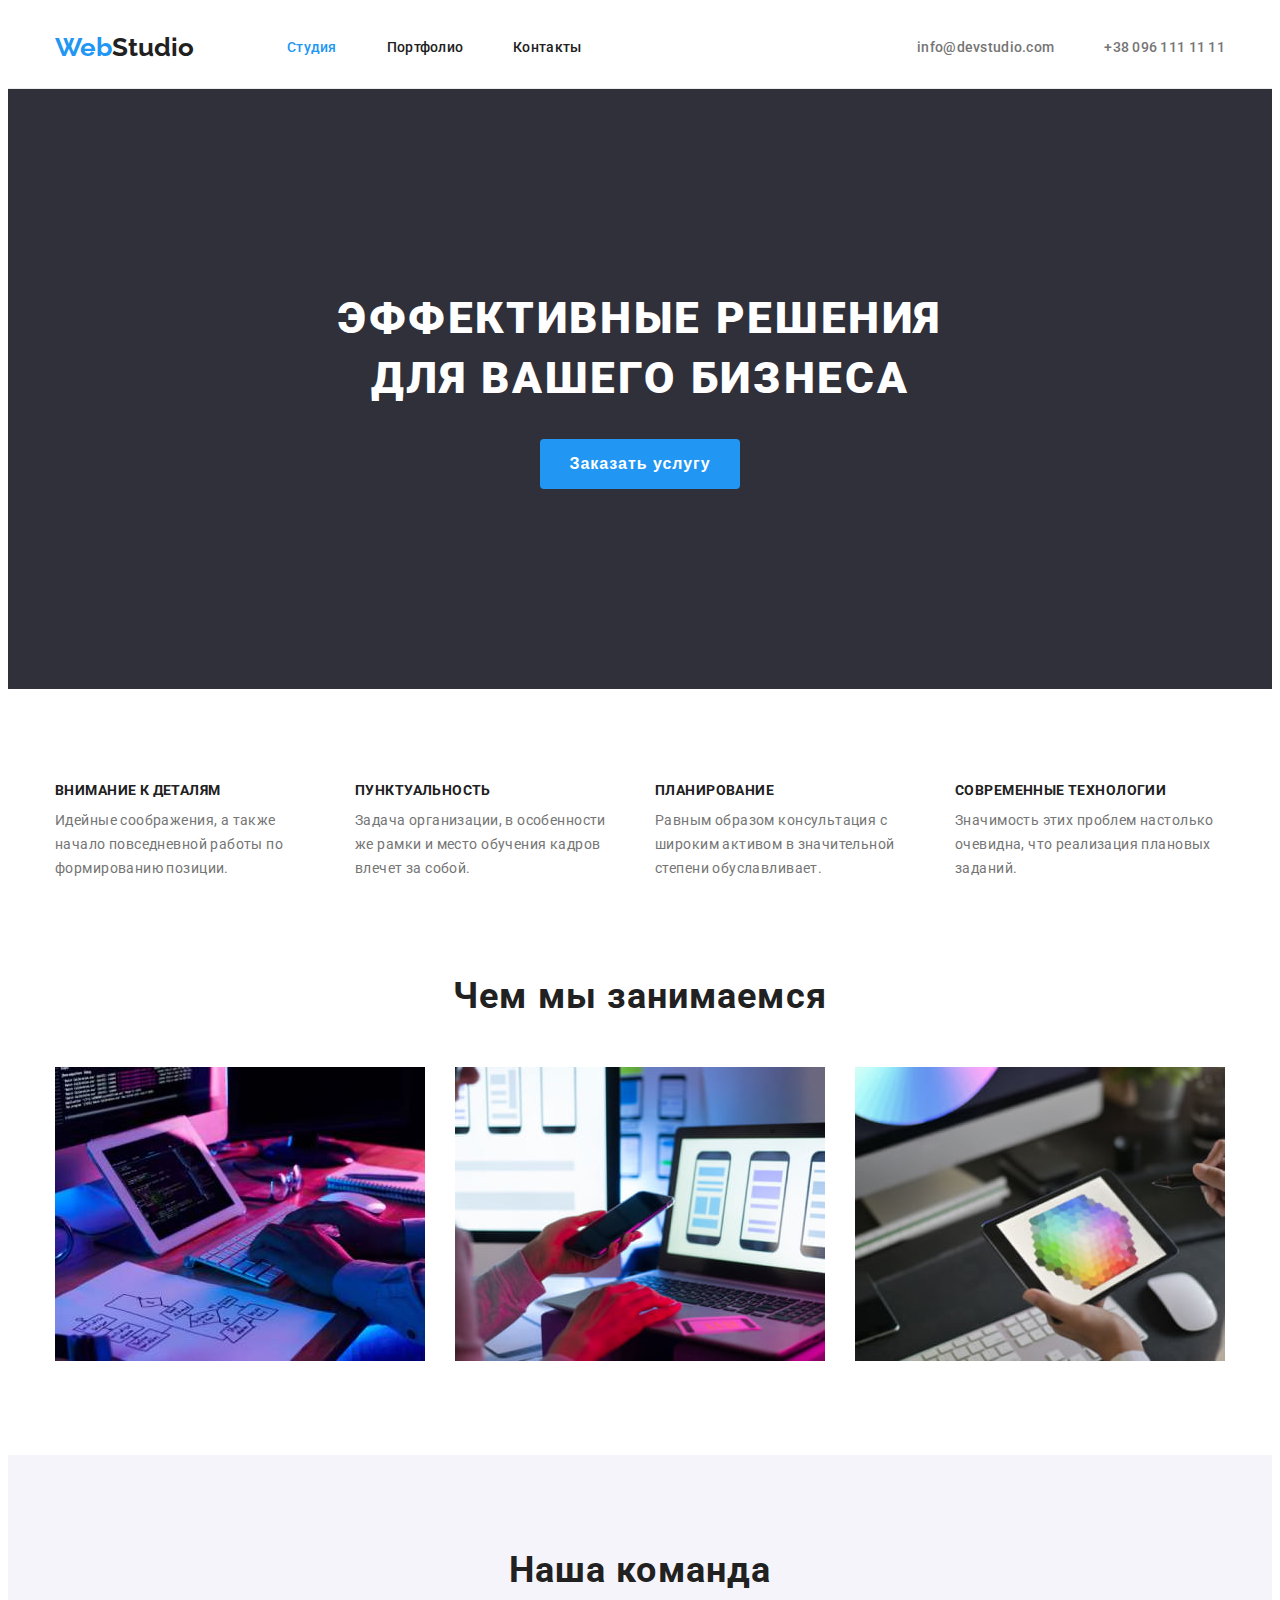
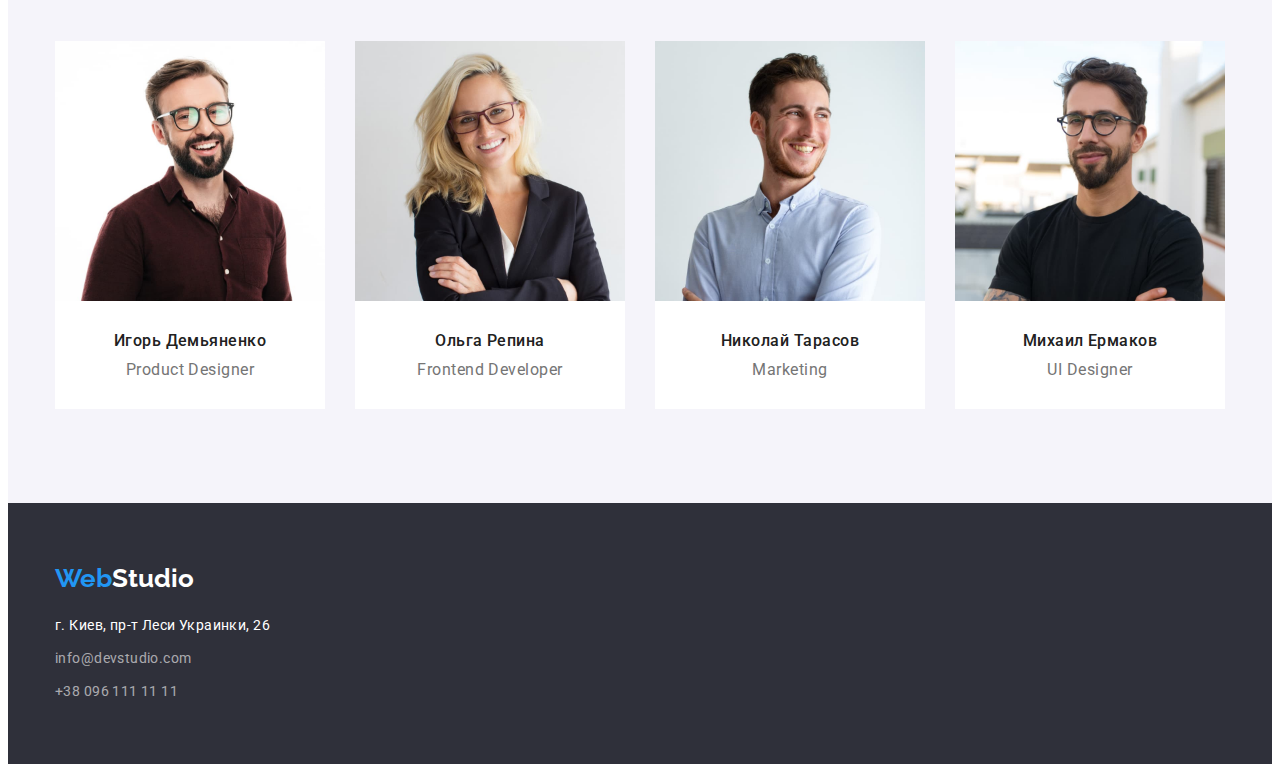
<file: index.html>
<!DOCTYPE html>
<html lang="ru">
  <head>
    <meta charset="UTF-8" />
    <meta http-equiv="X-UA-Compatible" content="IE=edge" />
    <meta name="viewport" content="width=device-width, initial-scale=1.0" />
    <title>WebStudio</title>
    <link rel="preconnect" href="https://fonts.googleapis.com" />
    <link rel="preconnect" href="https://fonts.gstatic.com" crossorigin />
    <link
      href="https://fonts.googleapis.com/css2?family=Raleway:wght@700&family=Roboto:wght@400;500;700;900&display=swap"
      rel="stylesheet"
    />
    <link
      rel="stylesheet"
      href="https://cdnjs.cloudflare.com/ajax/libs/modern-normalize/1.1.0/modern-normalize.min.css"
      integrity="sha512-wpPYUAdjBVSE4KJnH1VR1HeZfpl1ub8YT/NKx4PuQ5NmX2tKuGu6U/JRp5y+Y8XG2tV+wKQpNHVUX03MfMFn9Q=="
      crossorigin="anonymous"
      referrerpolicy="no-referrer"
    />
    <link rel="stylesheet" href="./css/styles.css" />
  </head>
  <body>
      <!--HEADER-->
  
  <header class="header">
    <div class="conteiner header-container"> 
      <nav class="header-navigation">
        <a href="/" class="logo link"
          >Web<span class="header-logo-accent">Studio</span></a
        >

        <ul class="header-nav">
          <li class="header-item">
            <a class="header-nav-link link header-nav-activ" href="">Студия</a>
          </li>
          <li class="header-item">
            <a
              class="header-nav-link link"
              href="./portfolio.html"
              target="_self"
              >Портфолио</a
            >
          </li>
          <li class="header-item"><a class="header-nav-link link" href="">Контакты</a></li>
        </ul>
      </nav>
      <!-- Авторизация -->
      
      <ul class="header-contact">
        <li class="header-contact-item">
          <a class="header-contact-link link" href="mailto:info@devstudio.com"
            >info@devstudio.com</a
          >
        </li>
        <li class="header-contact-item">
          <a class="header-contact-link link" href="tel:+380961111111"
            >+38 096 111 11 11</a
          >
        </li>
      </ul>
    
    </div>
  </header>
  

    <main>
      <!-- Эффективные решения для вашего бизнеса-->
     
      <section class="hero">
       <div class="conteiner">
        <h1 class="hero-title section-title">
          Эффективные решения <br />
          для вашего бизнеса
        </h1>
        <button class="hero-button" type="button">Заказать услугу</button>
      </div>
      </section>
     

      <!--benefits Внимание к деталям\Пунктуальность\Планирование\Современные технологии
        Наши преимущества\-->
       <section class="section"> <!--benefits-->
        <div class="conteiner">
        <!--Скрыла название заголовка секции с помощью hidden-->
        <h2 class="visually-hidden">Наши преимущества</h2>

        <ul class="benefits-list">
          <li class="benefits-item">
            <h3 class="benefits-title">Внимание к деталям</h3>
            <p class="benefits-text">
              Идейные соображения, а также начало повседневной работы по
              формированию позиции.
            </p>
          </li>
          <li class="benefits-item">
            <h3 class="benefits-title">Пунктуальность</h3>
            <p class="benefits-text">
              Задача организации, в особенности же рамки и место обучения кадров
              влечет за собой.
            </p>
          </li>
          <li class="benefits-item">
            <h3 class="benefits-title">Планирование</h3>
            <p class="benefits-text">
              Равным образом консультация с широким активом в значительной
              степени обуславливает.
            </p>
          </li>
          <li class="benefits-item">
            <h3 class="benefits-title">Современные технологии</h3>
            <p class="benefits-text">
              Значимость этих проблем настолько очевидна, что реализация
              плановых заданий.
            </p>
          </li>
        </ul>
      </div>
      </section>

      <!--Чем мы занимаемся-->
      <section class="section work">
        <div class="conteiner">
         <h2 class="work-title section-title">Чем мы занимаемся</h2>
         <ul class="work-list">
          <li class="work-item">
            <img
              src="./images/sevicepc.jpg"
              alt="Использование современной компьютерной техники"
              width="370"
            />
          </li>
          <li class="work-item">
            <img
              src="./images/servicetlf.jpg"
              alt="Использование современного телефона для рассылки сообщений через компьютер"
              width="370"
            />
          </li>
          <li class="work-item">
            <img
              src="./images/servicecolors.jpg"
              alt="Круг с цветовым спектром"
              width="370"
            />
          </li>
         </ul>
      </div>
      </section>

      <!--Наша команда-->
      <section class="section employees">
        <div class="conteiner">
         <h2 class="employees-title">Наша команда</h2>

         <ul class="employees-list">
          <li class="employees-item">
            <img class="employees-img"
              src="./images/igorproductdesigner.jpg"
              alt="Изображен Игорь Демьяненко, дизайнер, брюнет с бородой в корчневой рубашке и очках"
              width="270"
            />
            <div class="employees-img-name">
              <h3 class="employees-name">Игорь Демьяненко</h3>
              <p class="employees-position">Product Designer</p>
            </div>
          </li>

          <li class="employees-item">
            <img class="employees-img"
              src="./images/olgafrontenddeveloper.jpg"
              alt="Изображена Ольга Репина, фронтенд-разработчик, блондинка в очках"
              width="270"
            />
            <div class="employees-img-name">
              <h3 class="employees-name">Ольга Репина</h3>
              <p class="employees-position">Frontend Developer</p>
            </div>

          </li>
          <li class="employees-item">
            <img class="employees-img"
              src="./images/nikolaymarketing.jpg"
              alt="Изображен Николай Тарасов, сотрудник отдела маркетинга, молодой человек с бородой в белой рубашке"
              width="270"
            />
            <div class="employees-img-name">
              <h3 class="employees-name">Николай Тарасов</h3>
              <p class="employees-position">Marketing</p>
            </div>

          </li>
          <li class="employees-item">
            <img class="employees-img"
              src="./images/michaildesigner.jpg"
              alt="Изображен Михаил Ермаков, дизайнер, молодой человек с бородой в черной футболке"
              width="270"
            />
            <div class="employees-img-name">
              <h3 class="employees-name">Михаил Ермаков</h3>
              <p class="employees-position">UI Designer</p>
            </div>
          </li>
         </ul>
        </div>
      </section>
    </main>

    <!--FOOTER-->
    <footer class="footer">
      <div class="conteiner">
       <a class="link footer-logo" href="/"
        >Web<span class="footer-logo-accent">Studio</span></a
       >

        <address class="footer-addr">
          <ul class="footer-addr-list">
            <li class="footer-item">
              <a
              class="footer-addr-link link"
              href="https://goo.gl/maps/nk7uNHykZLFtEG5r5"
              target="_blank"
              >г. Киев, пр-т Леси Украинки, 26</a
              >
            </li>
            <li class="footer-item">
              <a class="footer-mail-link link" href="mailto:info@devstudio.com"
                >info@devstudio.com</a
              >
            </li>
            <li class="footer-item">
              <a class="footer-phone-link link" href="tel:+380961111111"
              >+38 096 111 11 11</a
              >
            </li>
          </ul>
        </address>
      </div>
    </footer>
   
  </body>
</html>
</file>
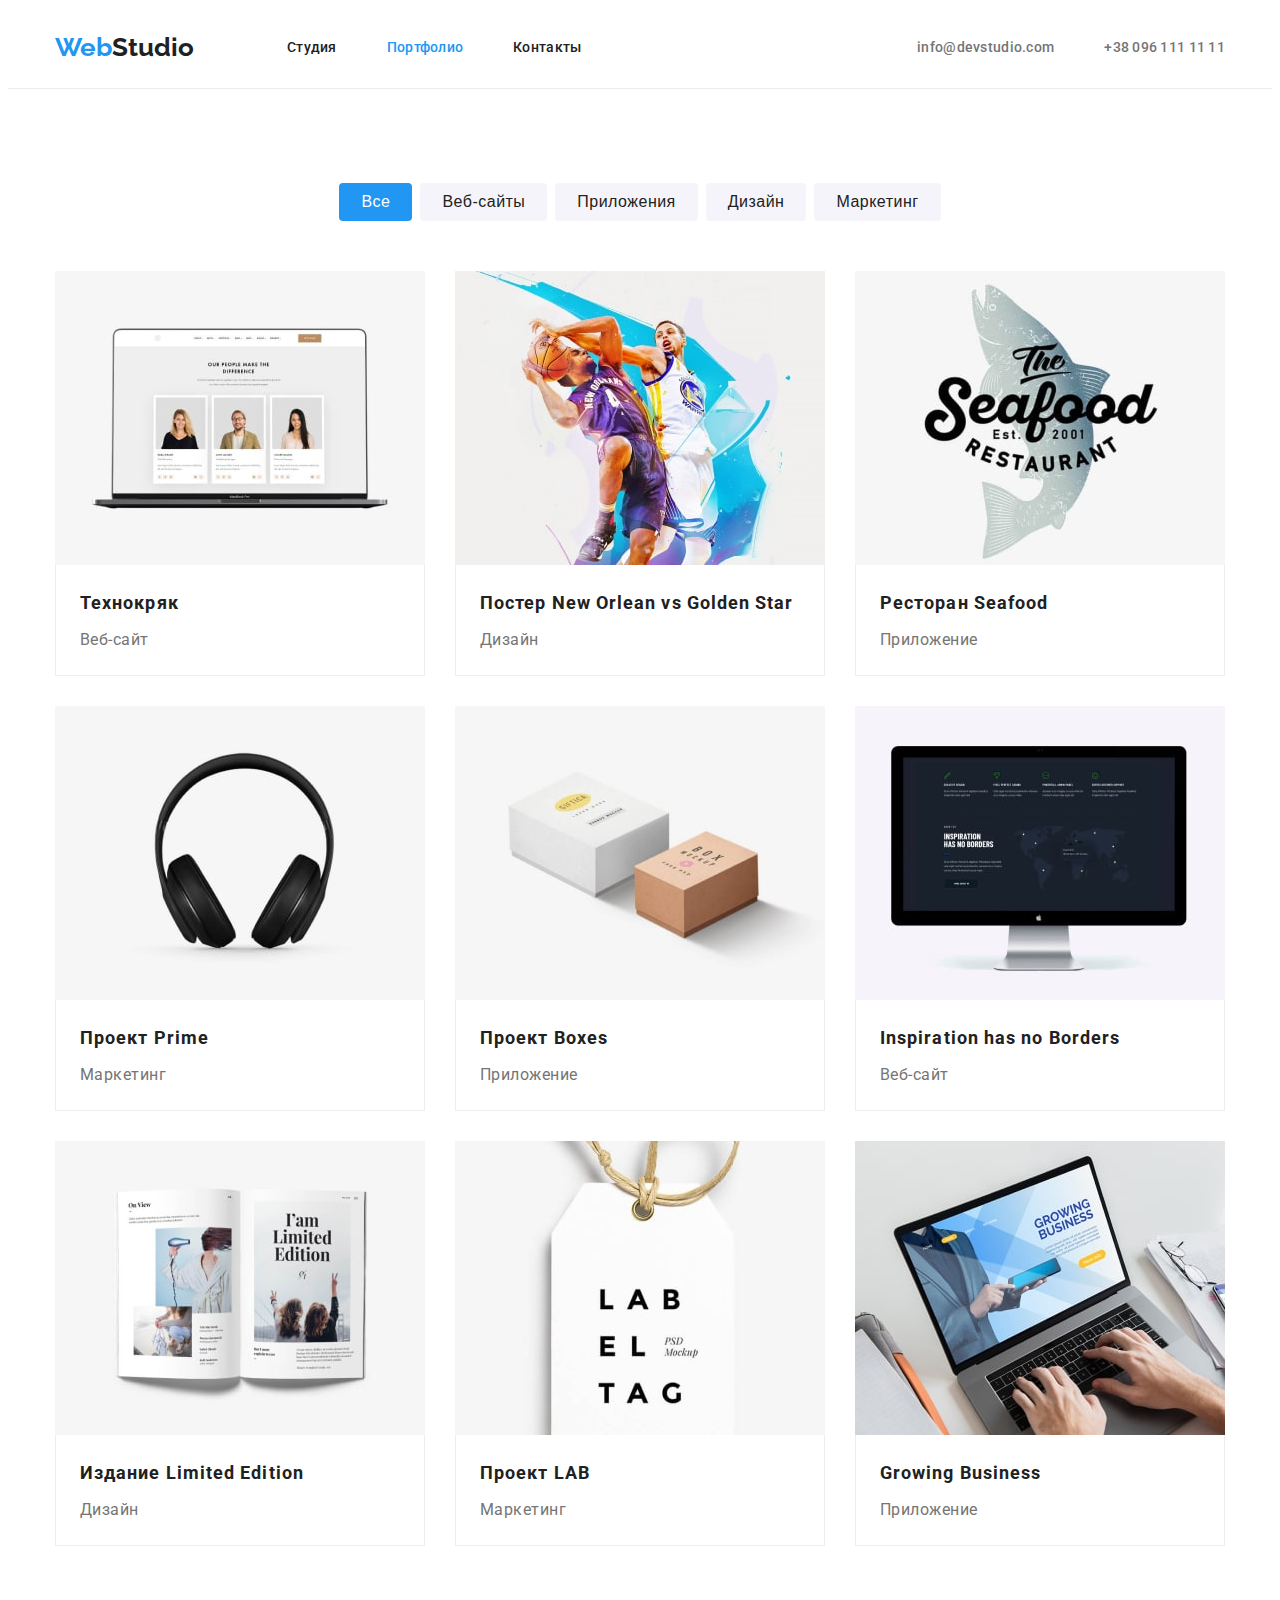
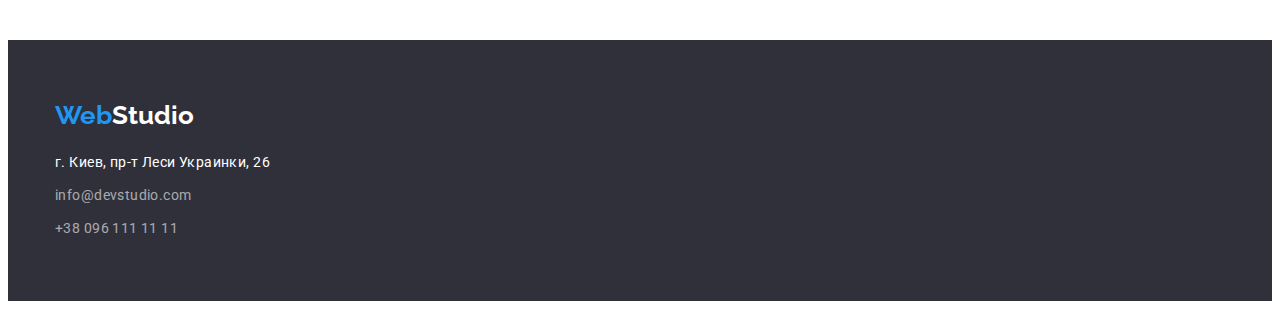
<file: portfolio.html>
<!DOCTYPE html>
<html lang="ru">
  <head>
    <meta charset="UTF-8" />
    <meta http-equiv="X-UA-Compatible" content="IE=edge" />
    <meta name="viewport" content="width=device-width, initial-scale=1.0" />
    <title>WebStudio</title>
    <link rel="preconnect" href="https://fonts.googleapis.com" />
    <link rel="preconnect" href="https://fonts.gstatic.com" crossorigin />
    <link
      href="https://fonts.googleapis.com/css2?family=Raleway:wght@700&family=Roboto:wght@400;500;700;900&display=swap"
      rel="stylesheet"
    />
    <link
      rel="stylesheet"
      href="https://cdnjs.cloudflare.com/ajax/libs/modern-normalize/1.1.0/modern-normalize.min.css"
      integrity="sha512-wpPYUAdjBVSE4KJnH1VR1HeZfpl1ub8YT/NKx4PuQ5NmX2tKuGu6U/JRp5y+Y8XG2tV+wKQpNHVUX03MfMFn9Q=="
      crossorigin="anonymous"
      referrerpolicy="no-referrer"
    />
    <link rel="stylesheet" href="./css/styles.css" />
  </head>
  <body>
    <!--HEADER-->
    <header class="header">
      <div class="conteiner header-container"> 
        <nav class="header-navigation">
          <a href="/" class="logo link"
            >Web<span class="header-logo-accent">Studio</span></a
          >
  
          <ul class="header-nav">
            <li class="header-item">
              <a class="header-nav-link link" href="./index.html">Студия</a>
            </li>
            <li class="header-item">
              <a
                class="header-nav-link link header-nav-activ"
                href=""
                target="_self"
                >Портфолио</a
              >
            </li>
            <li class="header-item"><a class="header-nav-link link" href="">Контакты</a></li>
          </ul>
        </nav>
        <!-- Авторизация -->
        
        <ul class="header-contact">
          <li class="header-contact-item">
            <a class="header-contact-link link" href="mailto:info@devstudio.com"
              >info@devstudio.com</a
            >
          </li>
          <li class="header-contact-item">
            <a class="header-contact-link link" href="tel:+380961111111"
              >+38 096 111 11 11</a
            >
          </li>
        </ul>
      
      </div>
    </header>

    <main>
      <section class="section">
        <div class="conteiner">

        <!--Скрыла название заголовка секции с помощью hidden-->
        <h1 class="visually-hidden">Примеры наших работ</h1>
        <ul class="portfolio-list">
          <li class="portfolio-item"><button class="portfolio-button button-active" type="button">Все</button></li>
          <li class="portfolio-item">
            <button class="portfolio-button" type="button">Веб-сайты</button>
          </li>
          <li class="portfolio-item">
            <button class="portfolio-button" type="button">Приложения</button>
          </li>
          <li class="portfolio-item">
            <button class="portfolio-button" type="button">Дизайн</button>
          </li>
          <li class="portfolio-item">
            <button class="portfolio-button" type="button">Маркетинг</button>
          </li>
        </ul>
        <!--КАРТОЧКИ-->

        <ul class="cards">
          <!--Портфолио Карточка 1 Ноутбук-->
          <li class="cards-item">
            <a class="cards-link link" href=""
              ><img
                src="./images/portfferst.jpg"
                alt="Открытый ноутбук с тремя картинками людей"
                width="370"
              />
              <div class="cards-sign">
                <h2 class="cards-headline">Технокряк</h2>
                <p class="cards-text">Веб-сайт</p>
              </div>
            </a>
          </li>
          <!--Портфолио Карточка 2 Баскетбол-->
          <li class="cards-item">
            <a class="cards-link link" href=""
              ><img
                src="./images/portfbasket.jpg"
                alt="Два баскетболиста в прыжке с мячом"
                width="370"
              />
              <div class="cards-sign">
                <h2 class="cards-headline">
                  Постер <span lang="en">New Orlean vs Golden Star</span>
                </h2>
                <p class="cards-text">Дизайн</p>
              </div>
            </a>
          </li>
          <!--Портфолио Карточка 3 Ресторан-->
          <li class="cards-item">
            <a class="cards-link link" href=""
              ><img
                src="./images/portfseafood.jpg"
                alt="Название ресторана на фоне акулы"
                width="370"
              />
              <div class="cards-sign">
                <h2 class="cards-headline">
                  Ресторан <span lang="en">Seafood</span>
                </h2>
                <p class="cards-text">Приложение</p>
              </div>
            </a>
          </li>
          <!--Портфолио Карточка 4 Наушники-->
          <li class="cards-item">
            <a class="cards-link link" href=""
              ><img
                src="./images/portfprime.jpg"
                alt="Черные большие наушники"
                width="370"
              />
              <div class="cards-sign">
                <h2 class="cards-headline">
                  Проект <span lang="en">Prime</span>
                </h2>
                <p class="cards-text">Маркетинг</p>
              </div>
            </a>
          </li>
          <!--Портфолио Карточка 5 Боксы-->
          <li class="cards-item">
            <a class="cards-link link" href=""
              ><img
                src="./images/portfboxes.jpg"
                alt="<Белый большой бокс и коричневый бокс поменьше>"
                width="370"
              />
              <div class="cards-sign">
                <h2 class="cards-headline">
                  Проект <span lang="en">Boxes</span>
                </h2>
                <p class="cards-text">Приложение</p>
              </div>
            </a>
          </li>
          <!--Портфолио Карточка 6 Моноблок-->
          <li class="cards-item">
            <a class="cards-link link" href=""
              ><img
                src="./images/portfinspiration.jpg"
                alt="<Большой моноблок с изображением карт на экране>"
                width="370"
              />
              <div class="cards-sign">
                <h2 class="cards-headline">
                  <span lang="en">Inspiration has no Borders</span>
                </h2>
                <p class="cards-text">Веб-сайт</p>
              </div>
            </a>
          </li>
          <!--Портфолио Карточка 7 Журнал-->
          <li class="cards-item">
            <a class="cards-link link" href=""
              ><img
                src="./images/portflimitededition.jpg"
                alt="Открытый глянцевый журнал"
                width="370"
              />
              <div class="cards-sign">
                <h2 class="cards-headline">
                  Издание <span lang="en">Limited Edition</span>
                </h2>
                <p class="cards-text">Дизайн</p>
              </div>
            </a>
          </li>
          <!--Портфолио Карточка 8 LAB-->
          <li class="cards-item">
            <a class="cards-link link" href=""
              ><img
                src="./images/portflab.jpg"
                alt="Бирка с рекламой"
                width="370"
              />
              <div class="cards-sign">
                <h2 class="cards-headline">Проект <span lang="en">LAB</span></h2>
              <p class="cards-text">Маркетинг</p>
              </div>
            </a> 
          </li>
          <!--Портфолио Карточка 9 Business-->
          <li class="cards-item">
            <a class="cards-link link" href=""
              ><img
                src="./images/portfbusiness.jpg"
                alt="Открытый ноутбук, на нем печатают"
                width="370"
              />
              <div class="cards-sign">
                <h2 class="cards-headline">
                  <span lang="en">Growing Business</span>
                </h2>
                <p class="cards-text">Приложение</p>
              </div>
            </a>
          </li>
        </ul>
      </div>
      </section>
    </main>

    <!--Футер-->
    <footer class="footer">
      <div class="conteiner">
       <a class="link footer-logo" href="/"
        >Web<span class="footer-logo-accent">Studio</span></a
       >

        <address class="footer-addr">
          <ul class="footer-addr-list">
            <li class="footer-item">
              <a
              class="footer-addr-link link"
              href="https://goo.gl/maps/nk7uNHykZLFtEG5r5"
              target="_blank"
              >г. Киев, пр-т Леси Украинки, 26</a
              >
            </li>
            <li class="footer-item">
              <a class="footer-mail-link link" href="mailto:info@devstudio.com"
                >info@devstudio.com</a
              >
            </li>
            <li class="footer-item">
              <a class="footer-phone-link link" href="tel:+380961111111"
              >+38 096 111 11 11</a
              >
            </li>
          </ul>
        </address>
      </div>
    </footer>
  </body>
</html>
</file>
<file: css/styles.css>
/*=====РАЗМЕТКА ДЛЯ INDEX.HTML========*/
:root {
  --main-title-color: #ffffff;
  --title-color: #212121;
  --text-color: #757575;
  --accent-color: #2196f3;
  --accent-button-color: #188ce8;
  --secondary-background-color: #2f303a;
  --other-background-color: #f5f4fa;
  --cards-border: #EEEEEE;
}
/* Глобальный border-box 
устанавливается для всех элементов и псевдоэлементов*/
*,
*::before,
*::after {
  box-sizing: border-box;
}

/* Обнуляю margins */
h1,
h2,
h3,
h4,
h5,
h6,
ul,
p {
  margin-top: 0;
  margin-bottom: 0;
}
ul {
  list-style: none;
  margin: 0;
  padding: 0;
}

img {
  display: block;
  max-width: 100%;
  height: auto;
}

/* скрыла заголовок в секции Наши преимущества*/
.visually-hidden {
  position: absolute;
  clip: rect(0 0 0 0);
  width: 1px;
  height: 1px;
  margin: -1px;
  border: 0;
  padding: 0;
  overflow: hidden;
}

/*список не маркированный*/
.list {
  display: flex;
  margin: 0;
  padding: 0;
  list-style: none;
}
/*ссылки без подчеркивания*/
.link {
  text-decoration: none;
}

body {
  font-family: Roboto, sans-serif;
  background-color: var(--main-title-color);
  color: var(--text-color);
  
}
 .conteiner {
  width: 1200px; 
  margin: 0 auto;
  padding: 0 15px;
 }
 .section {
  padding: 94px 0 94px 0;
 }
/*=====HEADER======*/
.header {
  /* линия в хедере */
  border-bottom: 1px solid #ECECEC; 
}
.header-container {
  display: flex; 
  align-items: center; 
}
/*Логотип в HEDER*/
.logo {
  min-height: 31px;
  margin-right: 93px;
  padding-top: 24px;
  padding-bottom: 25px;
  font-family: Raleway, sans-serif;
  font-weight: 700;
  font-size: 26px;
  line-height: 1.19;
  color: var(--accent-color);
}
.header-logo-accent {
  color: var(--title-color);
}

/*====Навигация в HEDER====*/
.header-navigation {
  display: flex;
  align-items: center;
}

.header-nav {
  display: flex;
}

 .header-item:not(:last-child) {
  margin-right: 50px;
}
/* ссылки на студия/контакты/портфолио */
.header-nav-link {
  display: block;
  padding-top: 32px;
  padding-bottom: 32px;
  font-size: 14px;
  font-weight: 500;
  line-height: 1.14;
  letter-spacing: 0.02em;
  color: var(--title-color);
}

.header-nav-link:hover,
.header-nav-link:focus {
  color: var(--accent-color);
}
/* Подсвечивает текущую страницу  */
.header-nav-activ {
  color: var(--accent-color);
}
/*АВТОРИЗАЦИЯ
Почта телефон в шапке*/
.header-contact {
  display: flex;
  margin-left: auto; 
}
/* хедер - ссылки на маил и телефон */
.header-contact-link {
  display: block; 
  padding-top: 32px;
  padding-bottom: 32px;
  font-size: 14px; 
  font-weight: 500;
  line-height: 1.14;
  font-style: normal;
  letter-spacing: 0.02em;
  color: var(--text-color);
}
.header-contact-item:not(:last-child) {
  margin-right: 50px;
}

.header-contact-link:hover,
.header-contact-link:focus {
  color: var(--accent-color);
}
/*======MAIN=====*/
/*Hero*/
.hero {
  padding-top: 200px;
  padding-bottom: 200px;
  text-align: center;
  background-color: var(--secondary-background-color);
}
.hero-title {
  width: 696px;
  height: 120px;
  margin: 0 auto 30px auto;
  font-weight: 900;
  font-size: 44px;
  line-height: 1.36;
  letter-spacing: 0.06em;
  text-transform: uppercase;
  text-align: center;
  color: var(--main-title-color);
}
.hero-button {
  display: inline-block;
  width: 200px;/* минимальная ширина кнопки, чб избежать переполнения*/
  min-height: 50px;
  border-radius: 4px;
  font-size: 16px;
  font-weight: 700;
  line-height: 1.88;
  letter-spacing: 0.06em;
  color: var(--main-title-color);
  background-color: var(--accent-color);
  cursor: pointer;
  border: transparent;
}
.hero-button:focus,
.hero-button:hover {
  background-color: var(--accent-button-color);
}

/*Наши преимущества
Внимание к деталям\Пунктуальность\Планирование\Современные технологии*/

.benefits-title {
  margin-top: 0;
  margin-bottom: 10px; 
  width: 270px;
  font-size: 14px;
  margin-top: 0;
  margin-bottom: 10px; 
  font-weight: 700;
  line-height: 1.14;
  letter-spacing: 0.03em;
  text-align: left; 
  text-transform: uppercase;
  color: var(--title-color);
} 
.benefits-list{
  display: flex;
}
.benefits-item:not(:last-child) {
  margin-right: 30px;
}
/* сбросила отступы для описаний преимуществ */
.benefits-item p {
  margin-top: 0;
  margin-bottom: 0;
}

.benefits-text {
  font-size: 14px;
  line-height: 1.71;
  letter-spacing: 0.03em;
  text-align: left;
}
/*Чем мы занимаемся*/
.work {
 padding-top: 0;
}
.work-list {
  display: flex;
}
.work-title {
  margin-top: 0;
  margin-bottom: 50px;
  min-height: 42px;
  font-size: 36px;
  font-weight: 700;
  line-height: 1.17;
  letter-spacing: 0.03em;
  text-align: center;
  color: var(--title-color);
}
.work-item:not(:last-child) {
  margin-right: 30px;
}
/*Наша команда*/
.employees {
  background-color: var(--other-background-color);
}
.employees-item {
  background-color: var(--main-title-color);
}
.employees-title {
  /* margin: 0 0 50px 0; */
  margin-bottom: 50px;
  font-size: 36px;
  font-weight: 700;
  line-height: 1.17;
  letter-spacing: 0.03em;
  text-align: center;
  color: var(--title-color);
}
.employees-list {
  display: flex;
}
.employees-name {
  font-size: 16px;
  font-weight: 500;
  line-height: 1.19;
  letter-spacing: 0.03em;
  color: var(--title-color);
}
.employees-position {
  /* padding-bottom: 30px; */
  font-size: 16px;
  line-height: 1.19;
  letter-spacing: 0.03em;
  text-align: center;
}
.employees-item:not(:last-child) {
  margin-right: 30px;
}
.employees-img,
.employees-name {
  text-align: center;
}
.employees-name {
  margin-bottom: 10px;
}
.employees-img-name {
  padding-top: 30px;
  padding-bottom: 30px;
}
/*--FOOTER--*/
.footer {
  padding-top: 60px;
  padding-bottom: 60px;
  background-color: var(--secondary-background-color);
}

.footer-logo {
  display: block;
  margin-bottom: 20px;
  min-height: 31px;
  font-family: Raleway, sans-serif;
  font-weight: 700;
  font-size: 26px;
  line-height: 1.19;
  color: var(--accent-color);
}
.footer-logo-accent {
  color: var(--main-title-color);
}
.footer-addr-list {
  flex-direction: column;
}

.footer-addr-link {
  font-size: 14px;
  font-style: normal;
  line-height: 1.71;
  letter-spacing: 0.03em;
  color: var(--main-title-color);
}
.footer-mail-link,
.footer-phone-link {
  font-size: 14px;
  font-style: normal;
  line-height: 1.71;
  letter-spacing: 0.03em;
  color: rgba(255, 255, 255, 0.6);
}
.footer-item:not(:last-child) {
  margin-bottom: 9px;
}
/*  подсветка при ховере и фокусе контактов хедера */
.footer-addr-link:focus,
.footer-addr-link:hover,
.footer-mail-link:focus,
.footer-mail-link:hover,
.footer-phone-link:hover,
.footer-phone-link:focus
{
  color: var(--accent-color);
}

/*=====РАЗМЕТКА ДЛЯ ПОРТФОЛИО========*/
/*ККНОПКИ*/
.portfolio {
  /* padding-top: 94px;
  padding-bottom: 94px; */
}
/* Выровняли в ряд по центру*/
.portfolio-list {
  display: flex;
  justify-content: center;
  margin-bottom: 50px;
}
/* В списке кнопок добавмли пробелы по 8 */
.portfolio-list .portfolio-item + .portfolio-item {
  margin-left: 8px;
}
.portfolio-button {
  padding: 6px 22px;
  font-size: 16px;
  font-weight: 500;
  line-height: 1.62;
  letter-spacing: 0.03em;
  text-align: center;
  color: var(--title-color);
  background-color: var(--other-background-color);
  cursor: pointer;
  border-radius: 4px;
  border: transparent;
}
.portfolio-button:hover,
.portfolio-button:focus {
  font-size: 16px;
  font-weight: 500;
  line-height: 1.62;
  letter-spacing: 0.03em;
  text-align: center;
  color: var(--main-title-color);
  background-color: var(--accent-color);
}
.button-active{
  background-color: var(--accent-color);
  color: var(--main-title-color);
}
/*КАРТОЧКИ*/
/* flex-wrap задаёт правила вывода 
flex-элементов —  в одну строку или в несколько */
  .cards {
    display: flex;
    flex-wrap: wrap; 
  }
  .cards-item {
    width: 370px;
    margin-bottom: 30px;
    margin-right: 30px;
    background-color: var(--main-title-color);
  }
  /* последние три */
.cards-item:nth-child(3n) {
    margin-right: 0px;
  }
.cards-item:nth-last-child(-n+3) {
  margin-bottom: 0;
}
.cards-headline {
  margin-bottom: 4px;
  width: 322px;
  font-size: 18px;
  font-weight: 700;
  line-height: 2;
  letter-spacing: 0.06em;
  color: var(--title-color);
}
.cards-text {
  width: 322px;
  font-size: 16px;
  line-height: 1.88;
  letter-spacing: 0.03em;
  color: var(--text-color);
}
.cards-sign {
  padding: 20px 24px;
  border-left: 1px solid var(--cards-border);
  border-right: 1px solid var(--cards-border);
  border-bottom: 1px solid var(--cards-border);
}
</file>
